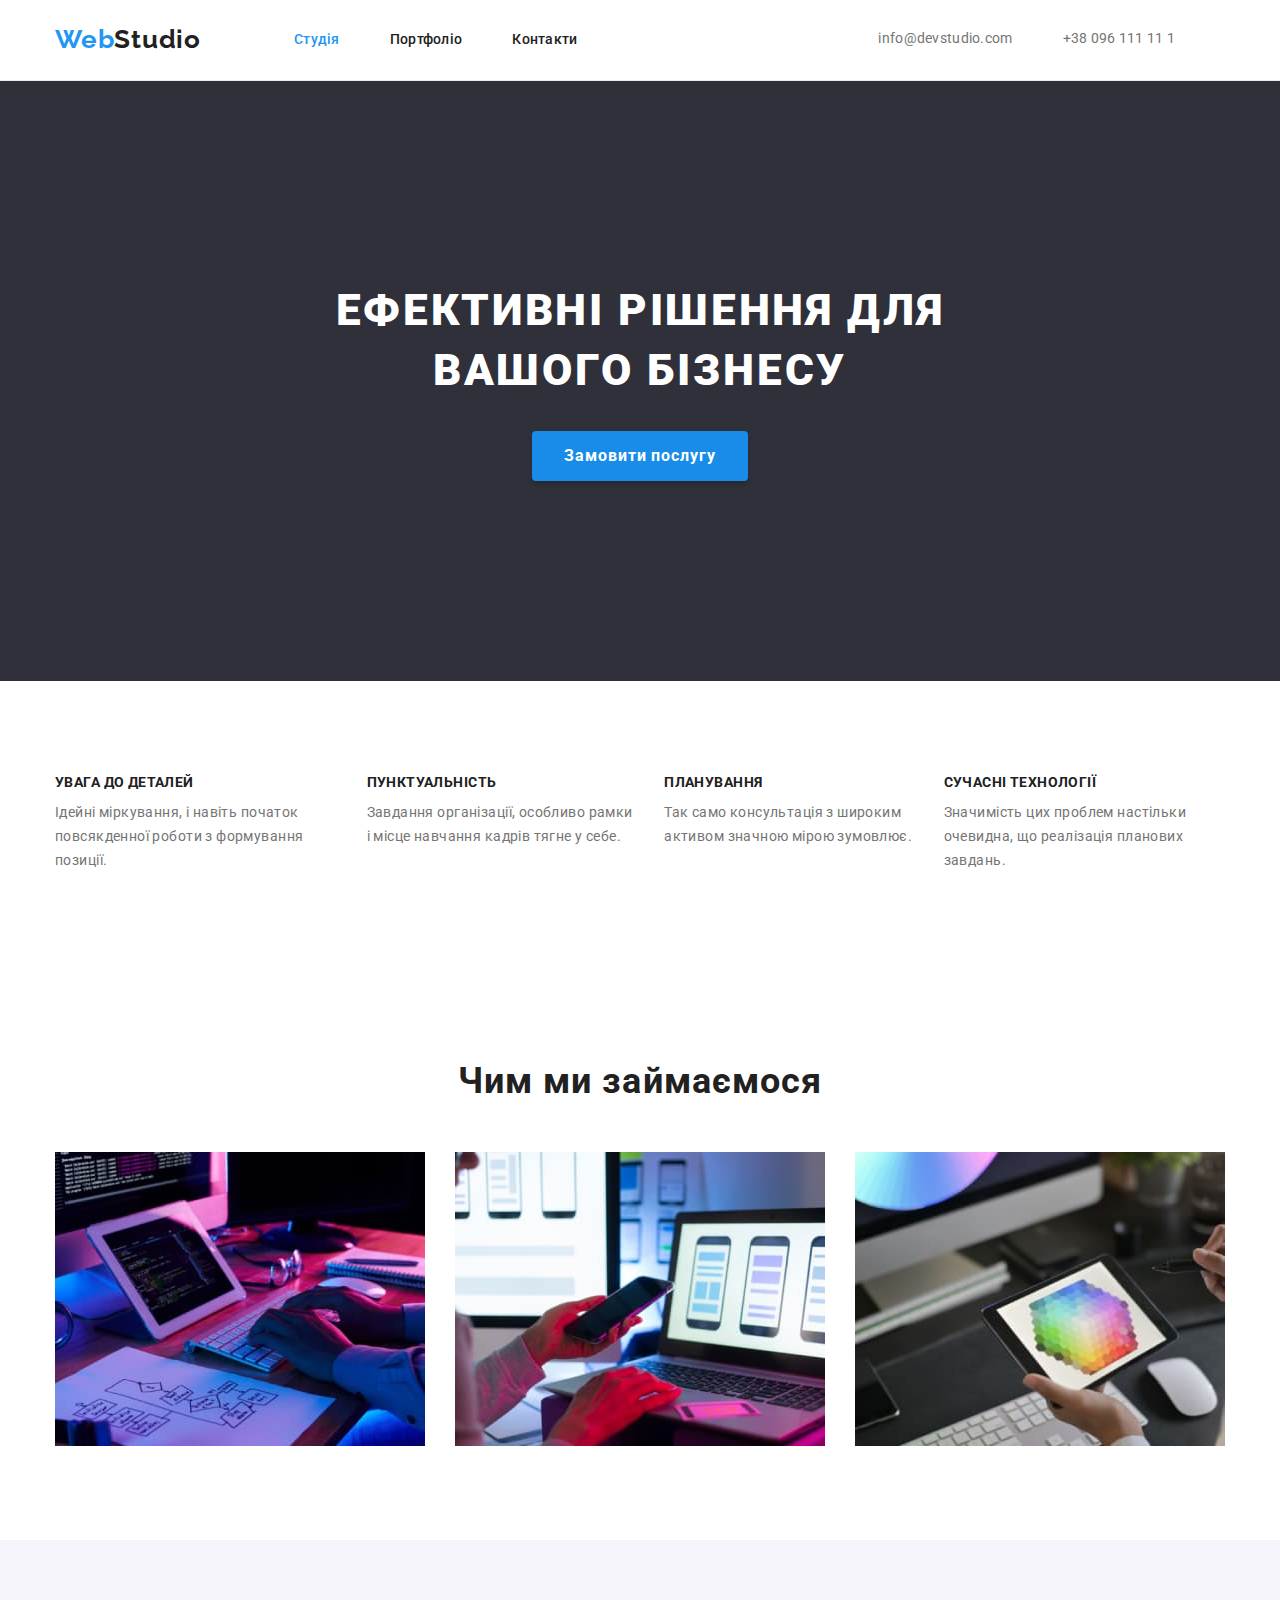
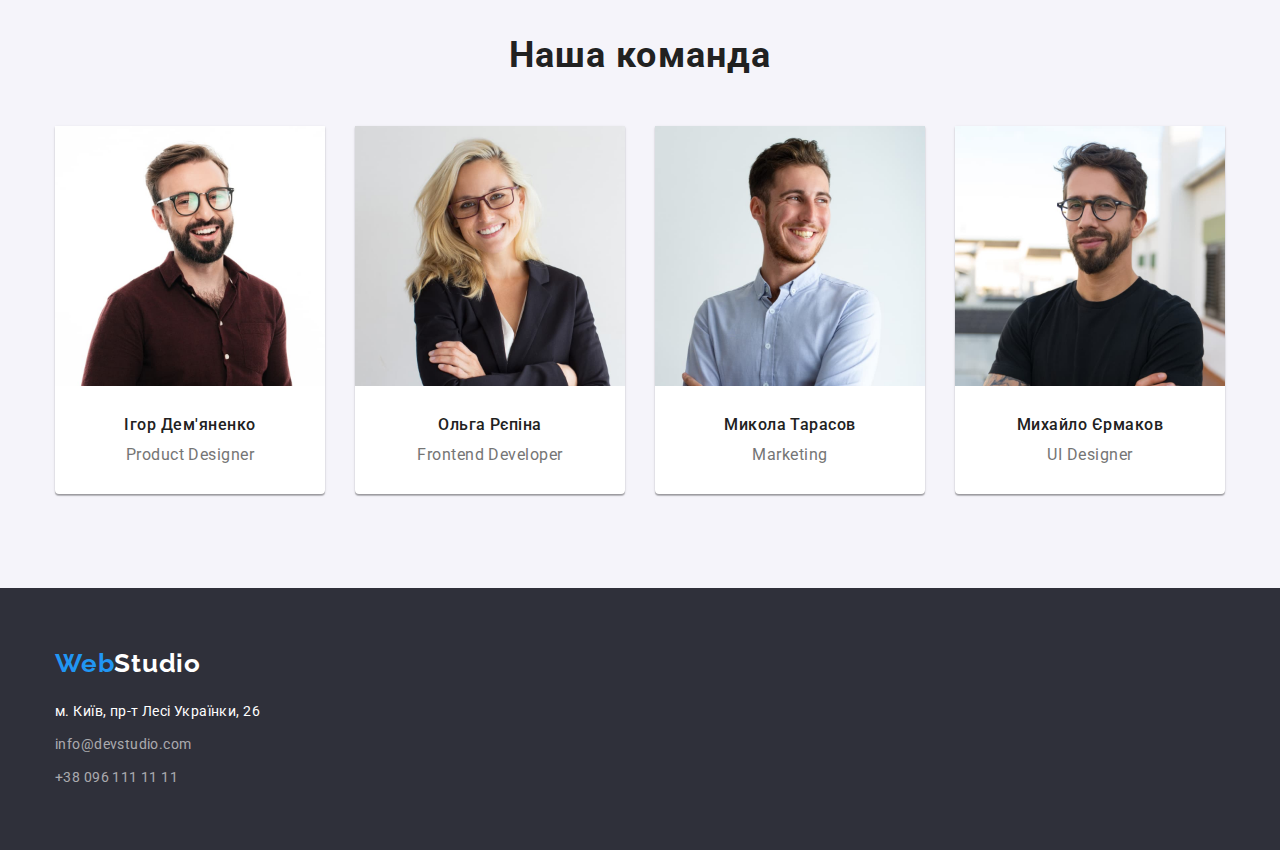
<file: index.html>
﻿<!DOCTYPE html>
<html lang="uk">

<head>
    <meta charset="UTF-8">
    <meta http-equiv="X-UA-Compatible" content="IE=edge">
    <meta name="viewport" content="width=device-width, initial-scale=1.0">
    <title>Document</title>
    <link rel="preconnect" href="https://fonts.googleapis.com">
    <link rel="preconnect" href="https://fonts.gstatic.com" crossorigin>
    <link
        href="https://fonts.googleapis.com/css2?family=Raleway:wght@700&family=Roboto:wght@400;500;700;900&display=swap"
        rel="stylesheet">
    <link rel="stylesheet" href="https://cdn.jsdelivr.net/npm/modern-normalize@1.1.0/modern-normalize.min.css">
    <link rel="stylesheet" href="./css/styles.css">
</head>

<body>

    <header class="page-header">
        <div class="container page-header-container">
            <nav class="page-navigation ">
                <a class="logo" href="./index.html"><span id="logo">Web</span>Studio</a>
                <ul class="menu list ">
                    <li class="menu-item   ">
                        <a class="menu-link  current" href="">Студія</a>
                    </li>
                    <li class="menu-item">
                        <a class="menu-link" href="./portfolio.html">Портфоліо</a>
                    </li>
                    <li class="menu-item">
                        <a class="menu-link" href="">Контакти</a>
                    </li>
                </ul>
            </nav>
            <ul class="contacts">
                <li class="contacts-list-item"><a class="contacts-list-item-link"
                        href="mailto:info@devstudio.com">info@devstudio.com</a></li>
                <li class="contacts-list-item"><a class="contacts-list-item-link" href="tel:+380961111111"> +38 096 111
                        11
                        1 </a></li>

            </ul>
        </div>
    </header>

    <main>
        <section class="main-baner">
            <div class="container main-baner-container">
                <h1 class="main-baner-title">Ефективні рішення для <br> вашого бізнесу</h1>
                <button class="main-baner-button" type="button">Замовити послугу</button>
            </div>
        </section>

        <section class="benefits">
            <div class="container">
                <h2 class="visually-hidden">Наші переваги</h2>
                <ul class="benefits-list">
                    <li class="benefits-item">
                        <h3 class="benefits-title">УВАГА ДО ДЕТАЛЕЙ</h3>
                        <p class="benefits-text">
                            Ідейні міркування, і навіть початок повсякденної роботи з формування позиції.
                        </p>
                    </li>
                    <li class="benefits-item">
                        <h3 class="benefits-title">ПУНКТУАЛЬНІСТЬ</h3>
                        <p class="benefits-text">
                            Завдання організації, особливо рамки і місце навчання кадрів тягне у себе.
                        </p>
                    </li>
                    <li class="benefits-item">
                        <h3 class="benefits-title">ПЛАНУВАННЯ</h3>
                        <p class="benefits-text">
                            Так само консультація з широким активом значною мірою зумовлює.
                        </p>
                    </li>
                    <li class="benefits-item">
                        <h3 class="benefits-title">СУЧАСНІ ТЕХНОЛОГІЇ</h3>
                        <p class="benefits-text">
                            Значимість цих проблем настільки очевидна, що реалізація планових завдань.
                        </p>
                    </li>
                </ul>
            </div>
        </section>

        <section class="directions section">
            <div class="container">
                <h2 class="what-we-do">Чим ми займаємося</h2>
                <ul class="directions-list">
                    <li class="directions-cards">
                        <img src="./images/box1.jpg" alt="ноутбук" width="370" height="294" />
                    </li>
                    <li class="directions-cards">
                        <img src="./images/box2.jpg" alt="мобільний телефон" width="370" height="294" />
                    </li>
                    <li class="directions-cards">
                        <img src="./images/box3.jpg" alt="планшет" width="370" height="294" />
                    </li>
                </ul>
            </div>

        </section>

        <section class="team-section section">
            <div class="container">
                <h2 class="our-crew-label">Наша команда</h2>
                <ul class="team-section-list">
                    <li class="team-section-list-item">
                        <img src="./images/img1.jpg" alt="Ігор Дем'яненко" width="270">
                        <div class="staff">
                            <h3 class="team-title">Ігор Дем'яненко</h3>
                            <p class="team-text" lang="en">Product Designer</p>
                        </div>
                    </li>
                    <li class="team-section-list-item">
                        <img src="./images/img2.jpg" alt="Ольга Рєпіна" width="270">
                        <div class="staff">
                            <h3 class="team-title">Ольга Рєпіна</h3>
                            <p class="team-text" lang="en">Frontend Developer</p>
                        </div>
                    </li>
                    <li class="team-section-list-item">
                        <img src="./images/img3.jpg" alt="Микола Тарасов" width="270">
                        <div class="staff">
                            <h3 class="team-title">Микола Тарасов</h3>
                            <p class="team-text" lang="en">Marketing</p>
                        </div>
                    </li>
                    <li class="team-section-list-item">
                        <img src="./images/img4.jpg" alt="Михайло Єрмаков" width="270">
                        <div class="staff">
                            <h3 class="team-title">Михайло Єрмаков</h3>
                            <p class="team-text" lang="en">UI Designer</p>
                        </div>
                    </li>
                </ul>
            </div>
        </section>
    </main>

    <footer>
        <div class="container">
            <a class="logo" href="./index.html"><span id="logo">Web</span>Studio</a>

            <address class="address">
                <ul class="address-lines">
                    <li class="footer-address-line-1"><a href="https://goo.gl/maps/CPtrU1FHBa2aNyZL9"
                            target="_blank" rel="noopener noreferrer nofollow">м. Київ, пр-т Лесі Українки, 26</a></li>
                    <li class="footer-address-line-2" ><a 
                            href="mailto:info@devstudio.com">info@devstudio.com</a></li>
                    <li class="footer-address-line-3"><a href="tel:+380961111111">+38 096 111 11 11</a></li>
                </ul>
            </address>
        </div>
    </footer>

</body>

</html>
</file>
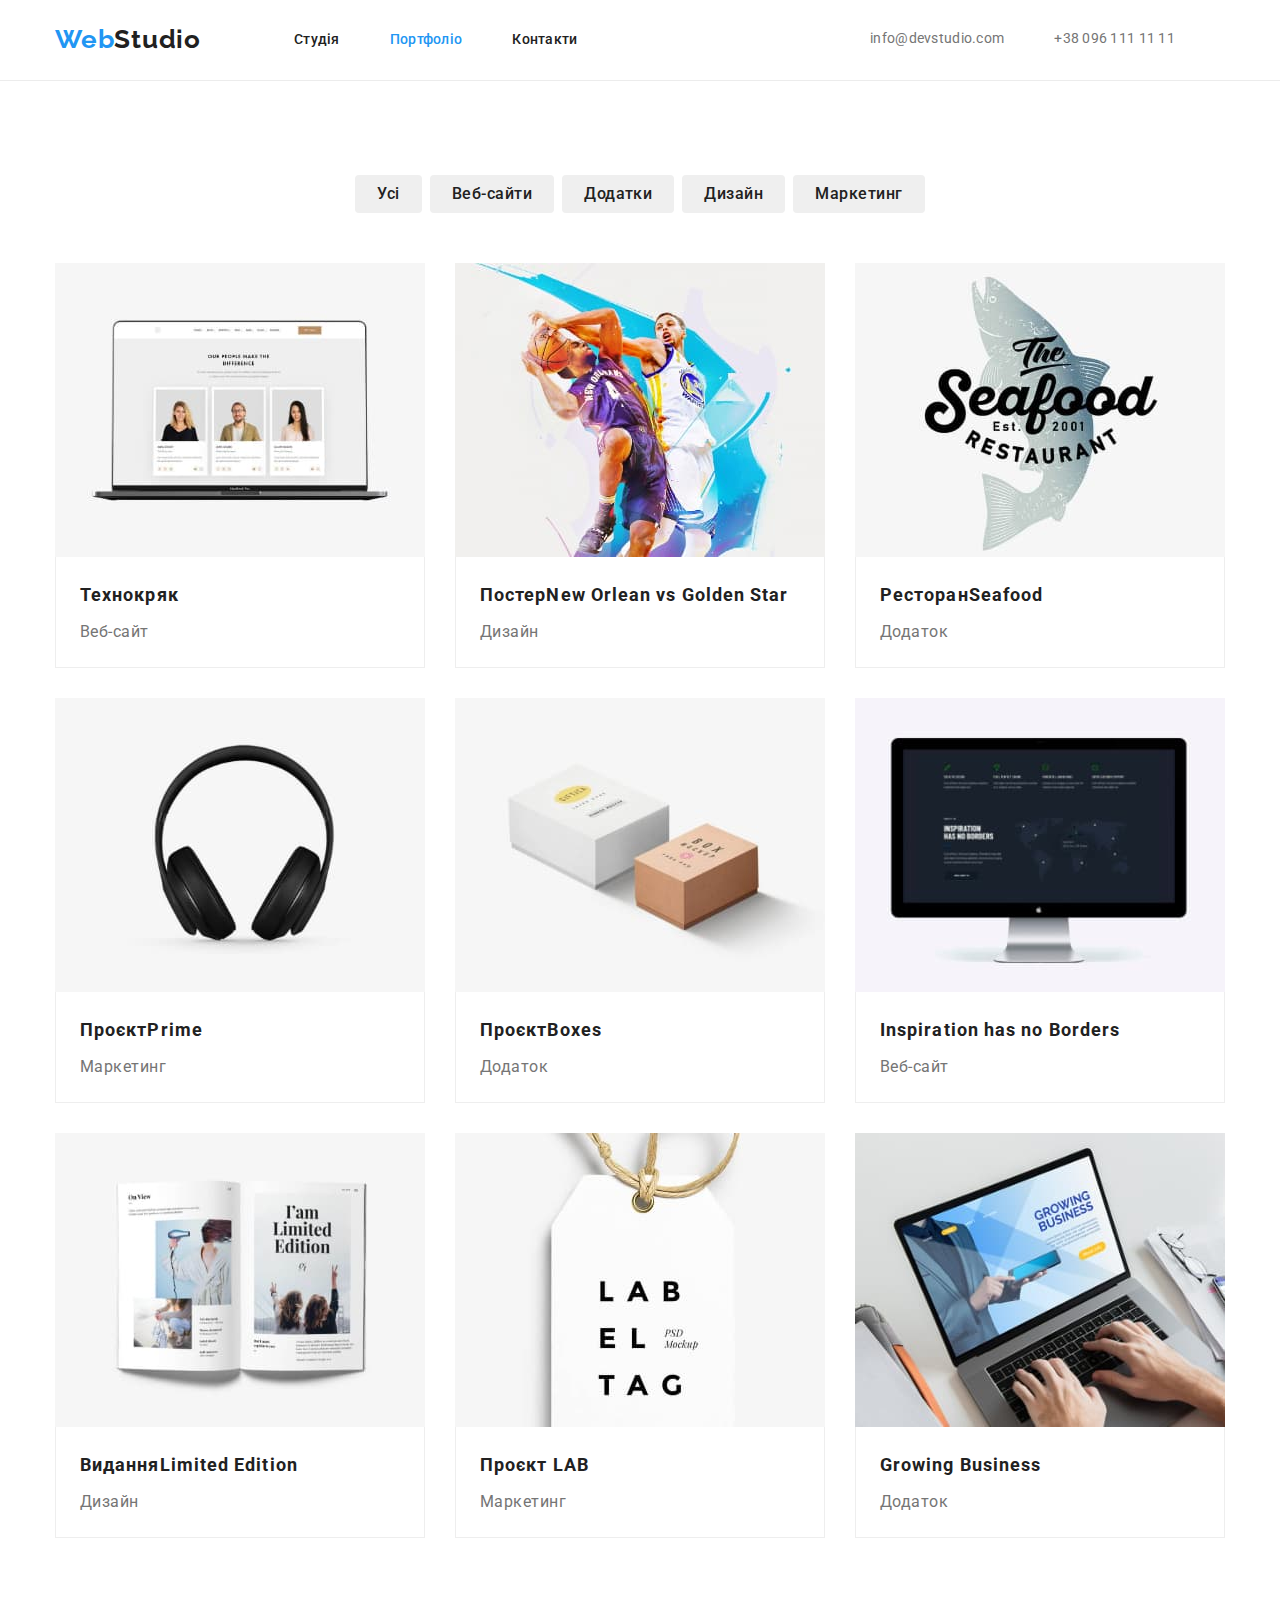
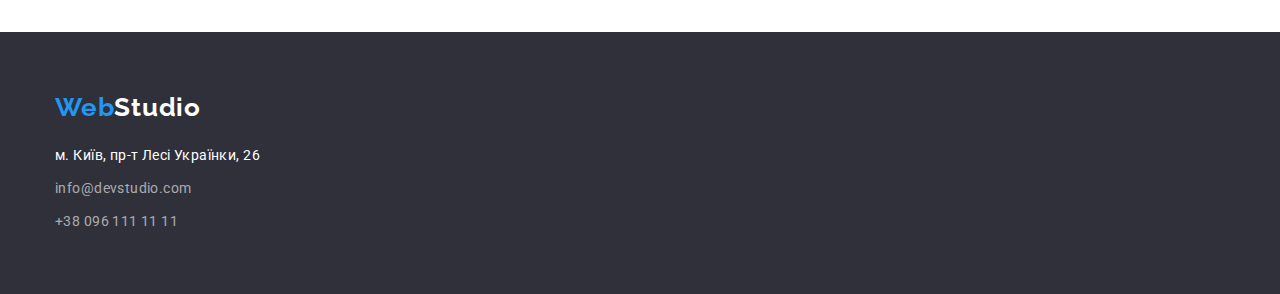
<file: portfolio.html>
﻿<!DOCTYPE html>
<html lang="uk">

<head>
    <meta charset="UTF-8">
    <meta http-equiv="X-UA-Compatible" content="IE=edge">
    <meta name="viewport" content="width=device-width, initial-scale=1.0">
    <title>Portfolio</title>
    <link rel="preconnect" href="https://fonts.googleapis.com">
    <link rel="preconnect" href="https://fonts.gstatic.com" crossorigin>
    <link
        href="https://fonts.googleapis.com/css2?family=Raleway:wght@700&family=Roboto:wght@400;500;700;900&display=swap"
        rel="stylesheet">
    <link rel="stylesheet" 
        href="https://cdn.jsdelivr.net/npm/modern-normalize@1.1.0/modern-normalize.min.css">
    <link rel="stylesheet" href="./css/styles.css">
</head>

<body>
    <header class="page-header">
        <div class="container page-header-container">
        <nav class="page-navigation">
            <a class="logo" href="./index.html"><span id="logo">Web</span>Studio</a>
            <ul class="menu">
                <li class="menu-item">
                    <a class="menu-link" href="./index.html">Студія</a>
                </li>
                <li class="menu-item">
                    <a class="menu-link current" href="./portfolio.html">Портфоліо</a>
                </li>
                <li class="menu-item">
                    <a class="menu-link" href="">Контакти</a>
                </li>
            </ul>
        </nav>
        <ul class="contacts">
            <li class="contacts-list-item"><a class="contacts-list-item-link"
                    href="mailto:info@devstudio.com">info@devstudio.com</a></li>
            <li class="contacts-list-item"><a class="contacts-list-item-link" href="tel:+380961111111"> +38 096 111
                    11
                    11</a></li>
        
        </ul>
        </div>
    </header>
    <main>
        <section class="section">
            <div class="container">
            <h1 class="visually-hidden">Портфоліо</h1>
            <ul class="menu-btn">
                <li><button class="list-btn" type="button">Усі</button></li>
                <li><button class="list-btn" type="button">Веб-сайти</button></li>
                <li><button class="list-btn" type="button">Додатки</button></li>
                <li><button class="list-btn" type="button">Дизайн</button></li>
                <li><button class="list-btn" type="button">Маркетинг</button></li>
            </ul>
       
            <ul class="portfolio-list">
                <li class="portfolio-list-item">
                    <a href="">
                        <img src="./images/img11.jpg" alt="ноутбук" width="370" height="294">
                        <div class="projects">
                        <h2 class="portfolio-title">Технокряк</h2>
                        <p class="portfolio-text">Веб-сайт</p>
                        </div>
                    </a>
                </li>
                <li class="portfolio-list-item">
                    <a href="">
                        <img src="./images/img12.jpg" alt="два баскетболісти з мячем" width="370" height="294">
                        <div class="projects">
                        <h2 class="portfolio-title">Постер<span lang="en">New Orlean vs Golden Star</span></h2>
                        <p class="portfolio-text">Дизайн</p>
                        </div>
                    </a>
                </li>
                <li class="portfolio-list-item">
                    <a href="">
                        <img src="./images/img13.jpg" alt="логотип ресторану" width="370" height="294">
                        <div class="projects">
                        <h2 class="portfolio-title">Ресторан<span lang="en">Seafood</span></h2>
                        <p class="portfolio-text">Додаток</p>
                        </div>
                    </a>
                </li>
                <li class="portfolio-list-item">
                    <a href="">
                        <img src="./images/img14.jpg" alt="навушники" width="370" height="294">
                        <div class="projects">
                        <h2 class="portfolio-title">Проєкт<span lang="en">Prime</span></h2>
                        <p class="portfolio-text">Маркетинг</p>
                        </div>
                    </a>
                </li>
                <li class="portfolio-list-item">
                    <a href="">
                        <img src="./images/img15.jpg" alt="дві коробки" width="370" height="294">
                        <div class="projects">
                        <h2 class="portfolio-title">Проєкт<span lang="en">Boxes</span></h2>
                        <p class="portfolio-text">Додаток</p>
                        </div>
                    </a>
                </li>
                <li class="portfolio-list-item">
                    <a href="">
                        <img src="./images/img16.jpg" alt="монітор" width="370" height="294">
                        <div class="projects">
                        <h2 class="portfolio-title" lang="en">Inspiration has no Borders</h2>
                        <p class="portfolio-text">Веб-сайт</p>
                        </div>
                    </a>
                </li>
                <li class="portfolio-list-item">
                    <a href="">
                        <img src="./images/img17.jpg" alt="видання" width="370" height="294">
                        <div class="projects">
                        <h2 class="portfolio-title">Видання<span lang="en">Limited Edition</span></h2>
                        <p class="portfolio-text">Дизайн</p>
                        </div>
                    </a>
                </li>
                <li class="portfolio-list-item">
                    <a href="">
                        <img src="./images/img18.jpg" alt="лейбл" width="370" height="294">
                        <div class="projects">
                        <h2 class="portfolio-title">Проєкт <span lang="en"> LAB </span></h2>
                        <p class="portfolio-text">Маркетинг</p>
                        </div>
                    </a>
                </li>
                <li class="portfolio-list-item">
                    <a href="">
                        <img src="./images/img19.jpg" alt="ноутбук" width="370" height="294">
                        <div class="projects">
                        <h2 class="portfolio-title" lang="en">Growing Business</h2>
                        <p class="portfolio-text">Додаток</p>
                        </div>
                    </a>
                </li>
            </ul>
            </div>
        </section>
    </main>

    <footer>
        <div class="container">
        <a class="logo" href="./index.html"><span id="logo">Web</span>Studio</a>

        <address class="address">
            <ul class="address-lines">
                <li class="footer-address-line-1"><a href="https://goo.gl/maps/CPtrU1FHBa2aNyZL9" target="_blank"
                        rel="noopener noreferrer nofollow">м. Київ, пр-т Лесі Українки, 26</a></li>
                <li class="footer-address-line-2"><a href="mailto:info@devstudio.com">info@devstudio.com</a></li>
                <li class="footer-address-line-3"><a href="tel:+380961111111">+38 096 111 11 11</a></li>
            </ul>
        </address>
        </div>
    </footer>

</body>

</html>
</file>
<file: css/styles.css>
:root {
    --main-bg-color: #FFFFFF;
    --accent-color:#2196F3;
    --main-background-color:#F5F4FA;
    --portfolio-background-color:#EEEEEE;
    --main-grey-color:#757575;
    --main-color:#2F303A;
    --menu-link-color:#212121;
    --footer-header-background:#2F303A;
    --button-background-color:#188CE8;
    --roboto-font-constant:'Roboto';
    --sansserif-font-constant:'sans-serif';
    --raleway-font-constant:'Raleway';
}

body {
    background: var(--main-bg-color);
    font-size: 14px;
    font-family: var(--roboto-font-constant), var(--sansserif-font-constant);
    letter-spacing: 0.03em;
    color: var(--main-color);
    /* background-color:var(--main-background-color); */
}

.container {
    width: 1200px;
    margin-left: auto;
    margin-right: auto;
    padding-left: 15px;
    padding-right: 15px;
}

.section {
    padding-top: 94px;
    padding-bottom: 94px;
}


h1,
h2,
h3,
h4,
p {
    margin-top: 0;
    margin-bottom: 0;
}

ul,
ol {
    margin-top: 0;
    margin-bottom: 0;
    padding-left: 0;
}

ul {
    list-style: none;
  
 }


 img {
     display: block;
     max-width: 100%;
     height: auto;
 }

 a {
     text-decoration: none;
     color: inherit;
 }


 .visually-hidden {
     position: absolute;
     white-space: nowrap;
     width: 1px;
     height: 1px;
     overflow: hidden;
     border: 0;
     padding: 0;
     clip: rect(0 0 0 0);
     clip-path: inset(50%);
     margin: -1px;
 }

 /* header */


 .page-header {
    border-bottom: 1px solid #ECECEC;
    padding-top: 24px;
    padding-bottom: 25px;
 }

 .page-header-container {
    display: flex;
    align-items: center;
   

 }


 .page-navigation {
    display: flex;
    align-items: center;
 }

 .menu {
    display: flex;
    column-gap: 50px;
    justify-content: center;
    
 }

 .contacts {
    display: flex;
    margin-left: auto;
  
 }

 .logo {
    margin-right: 93px;
 }



.menu-link {
    font-family: var(--roboto-font-constant);
    font-weight: 500;
    font-size: 14px;
    line-height: 1.14;
    letter-spacing: 0.02em;
    
    color: var(--menu-link-color);
}

.menu-link:active,
.menu-link:hover,
.menu-link:focus {
    color: var(--accent-color);
}

.menu-item:active,
.menu-item:hover,
.menu-item:focus {
    color: var(--accent-color);
}

.contacts-list-item {
    font-family: var(--roboto-font-constant);
    font-weight: normal;
    font-size: 14px;
    line-height: 1.14;
    letter-spacing: 0.02em;
    display: flex;
    margin-right: 50px;


    color: var(--main-grey-color);
}

.menu-link.current {
    color: var(--accent-color)

}


.contacts-list-item:active,
.contacts-list-item:hover,
.contacts-list-item:focus {
    color: var(--accent-color);
}

.contacts-list-item-link:active,
.contacts-list-item-link:hover,
.contacts-list-item-link:focus {
    color: var(--accent-color);
}


.page-navigation .logo {
    font-family: var(--raleway-font-constant);
    font-weight: 700;
    font-size: 26px;
    line-height: 1.19;
    letter-spacing: 0.03em;
    color: var(--menu-link-color);
}

#logo {
    color: var(--accent-color);
    
}

.menu-link {
    color: var(--menu-link-color);
}


/* button */

button {
    cursor: pointer;
    border: none;
}

.menu-btn {
    display: flex;
    justify-content: center;
    column-gap: 8px;
    font-weight: 500;
    font-size: 16px;
    line-height: 1.62;
    text-align: center;
    letter-spacing: 0.03em;
  
    
    
}

.list-btn {
    font-family: var(--roboto-font-constant);
    font-size: 16px;
    line-height: 1.63;
    text-align: center;
    letter-spacing: 0.03em;
    padding: 6px 22px;
    border: 0;
    border-radius: 4px;
    color: var(--main-bg-color);
}

.list-btn:hover,
.list-btn:focus {
    background: var(--accent-color);
    color: var(--main-bg-color)
}

.list-btn {
    font-family: var(--roboto-font-constant);
    font-weight: 500;
    font-size: 16px;
    line-height: 1.62;
    text-align: center;
    letter-spacing: 0.03em;
    
    color: var(--menu-link-color);
}

.main-baner {
    color: var(--main-bg-color);
    background: #2F303A;
    padding-top: 200px;
    padding-bottom: 200px;
    text-align: center;
    text-transform: uppercase;
    
}

.main-baner-title {
    margin-bottom: 30px;
    

    font-family: var(--roboto-font-constant);
    font-weight: 900;
    font-size: 44px;
    line-height: 1.36;
    letter-spacing: 0.06em;
    text-align: center;
   
    color: var(--main-bg-color);
}

.main-baner-button {
    font-weight: 700;
    font-size: 16px;
    line-height: 1.88;
    letter-spacing: 0.06em;
    box-shadow: 0px 4px 4px rgba(0, 0, 0, 0.15);
    border-radius: 4px;
    padding: 10px 32px;
    background-color: var(--button-background-color);
    color: var(--main-bg-color);
    
        
}

.main-baner-button:active,
.main-baner-button:hover,
.main-baner-button:focus {
    background-color: var(--accent-color);
}


/* benefits */

.benefits {
    padding-top: 94px;
    padding-bottom: 94px;
}

.benefits-list {
    display: flex;
    gap: 30px;
}
   
.benefits-item {
    flex-basis: calc((100%-90px)/4);
    
}


 .benefits-title {
    font-weight: 700;
    font-size: 14px;
    line-height: 1.14;
    letter-spacing: 0.03em;
    color: var(--menu-link-color);
    margin-bottom: 10px;
}

.benefits-text {
    font-size: 14px;
    line-height: 1.71;
    color: var(--main-grey-color);
}


/* directions */

.what-we-do {
        margin-bottom: 50px;
        font-family: 'Roboto';
        font-style: normal;
        font-weight: 700;
        font-size: 36px;
        line-height: 42px;
        text-align: center;
        letter-spacing: 0.03em;
    
        color: #212121;
}


.what-we-do,
.our-crew-label {
    text-align: center;
}

.directions-list {
    display: flex;
    gap: 30px;
}



/* team-section */

.team-section {
    background-color: #F5F4FA;
}

.our-crew-label {
    font-family: 'Roboto';
    font-style: normal;
    font-weight: 700;
    font-size: 36px;
    line-height: 42px;
    text-align: center;
    letter-spacing: 0.03em;

    color: #212121;
    margin-bottom: 50px;

}

.team-section-list {
    display: flex;
    flex-wrap: wrap;
    gap: 30px;
    font-family: inherit;
    font-size: 16px;
    line-height: inherit;
   
}



.team-section-list-item {
    flex-basis: calc(100% / 4 - var(--card-set-gap));
    text-align: center;
    background-color: #FFFFFF;
    box-shadow: 0px 1px 3px rgba(0, 0, 0, 0.12),
                0px 1px 1px rgba(0, 0, 0, 0.14),
                0px 2px 1px rgba(0, 0, 0, 0.2);
    border-radius: 0px 0px 4px 4px;
    
}

.team-title {
    font-family: 'Roboto';
        font-style: normal;
        font-weight: 500;
        font-size: 16px;
        line-height: 1.18;
        text-align: center;
        letter-spacing: 0.03em;
        margin-bottom: 10px;
    
        color: #212121;
    
   
}

.team-text {
    font-family: var(--roboto-font-constant);
    font-style: normal;
    font-weight: 400;
    font-size: 16px;
    line-height: 1.19;
    text-align: center;
    letter-spacing: 0.03em;
    color: var(--main-grey-color)
}

.staff {
    padding-top:30px ;
    padding-bottom:30px;
 
   
}





/* portfolio-list */


.portfolio-list {
    display: flex;
    flex-wrap: wrap;
    gap: 30px;
    margin-top: 50px;
    /* margin-bottom: 94px; */

}

.portfolio-list-item {
    /* flex: 1 1 370px;
    background-color:#FFFFFF;
    box-sizing: border-box;
    border: 1px solid var(--portfolio-background-color); */
}

.projects {
    padding: 20px 24px;
    border: 1px solid #EEEEEE;
    border-top: none;
}

.portfolio-title {
    font-family: var(--roboto-font-constant);
    font-weight: 700;
    font-size: 18px;
    line-height: 2;
    letter-spacing: 0.06em;
    margin-bottom: 4px;

    color: var(--menu-link-color);
}


.portfolio-text {
    font-family: var(--roboto-font-constant);
    font-size: 16px;
    line-height: 1.88;
    letter-spacing: 0.03em;

    color: var(--main-grey-color);
} 





/* footer */

footer {
    font-family: 'Roboto';
     font-style: normal;
   
    font-weight: 400;
    font-size: 14px;
    line-height: 1.71;
    letter-spacing: 0.03em;
    color: var(--main-bg-color);
    background: var(--footer-header-background);
    padding-top: 60px;
    padding-bottom: 60px;
   
}

.logo {
    font-family: 'Raleway';
    font-style: normal;
    font-weight: 700;
    font-size: 26px;
    line-height: 1.19;
    letter-spacing: 0.03em;
   
}

.address-lines {
    font-style: normal;
    margin-top: 20px;
    color: rgba(255, 255, 255, 0.6);

}

.footer-address-line-1 {
    color: var(--main-bg-color);
    
    margin-bottom: 9px;
}

.footer-address-line-2 {
    margin-bottom: 9px;
}
</file>
